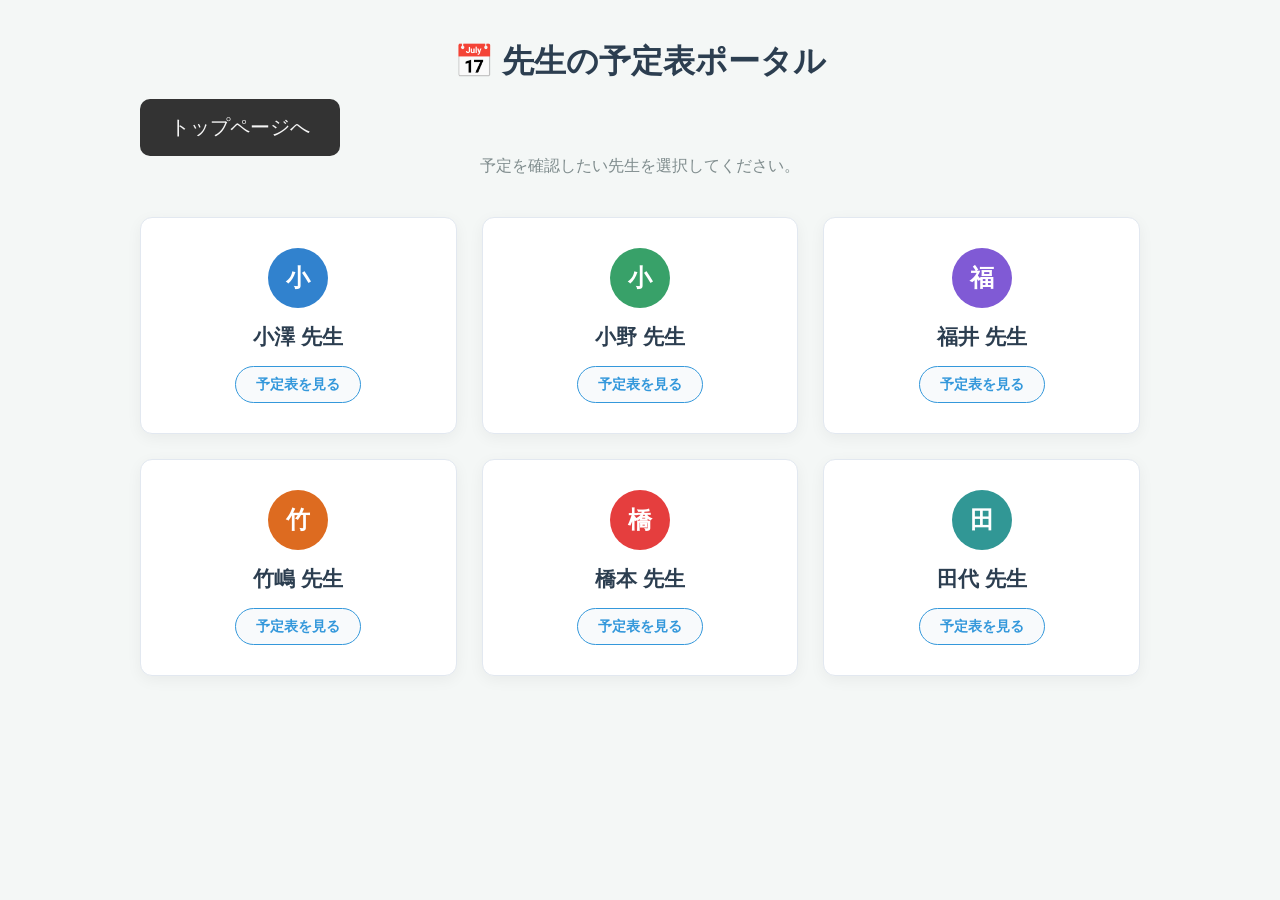
<file: index.html>
<!DOCTYPE html>
<html lang="ja">
<head>
    <meta charset="UTF-8">
    <meta name="viewport" content="width=device-width, initial-scale=1.0">
    <title>先生の予定表 ポータルサイト</title>
    <link rel="stylesheet" href="style.css"></link>
</head>
<style>
        /* 全体の基本設定 */
        * {
            margin: 0;
            padding: 0;
            box-sizing: border-box;
            font-family: 'Helvetica Neue', Arial, 'Hiragino Kaku Gothic ProN', 'Segoe UI', sans-serif;
        }
        body {
            background-color: #f4f7f6;
            color: #333333;
            padding: 40px 20px;
        }
        .container {
            max-width: 1000px;
            margin: 0 auto;
        }
        h1 {
            text-align: center;
            margin-bottom: 15px;
            color: #2c3e50;
            font-size: 2rem;
        }
        .lead-text {
            text-align: center;
            color: #7f8c8d;
            margin-bottom: 40px;
            font-size: 1rem;
        }

        /* 6人分のグリッドレイアウト */
        .portal-grid {
            display: grid;
            grid-template-columns: repeat(auto-fit, minmax(280px, 1fr));
            gap: 25px;
        }

        /* 先生のカードデザイン */
        .teacher-link-card {
            background: #ffffff;
            border-radius: 12px;
            box-shadow: 0 4px 15px rgba(0,0,0,0.05);
            padding: 30px 20px;
            text-align: center;
            text-decoration: none; /* 枠全体をリンクにする */
            display: flex;
            flex-direction: column;
            align-items: center;
            justify-content: center;
            transition: all 0.3s ease;
            border: 1px solid #e2e8f0;
        }
        
        /* マウスを乗せたときの動き */
        .teacher-link-card:hover {
            transform: translateY(-5px);
            box-shadow: 0 10px 25px rgba(0,0,0,0.1);
            border-color: #3498db;
        }

        /* イニシャルアイコン */
        .avatar {
            width: 60px;
            height: 60px;
            border-radius: 50%;
            display: flex;
            align-items: center;
            justify-content: center;
            font-size: 1.5rem;
            font-weight: bold;
            color: #ffffff;
            margin-bottom: 15px;
        }

        /* 先生の名前 */
        .name {
            font-size: 1.3rem;
            font-weight: bold;
            color: #2c3e50;
            margin-bottom: 15px;
        }

        /* ボタン風の案内テキスト */
        .go-btn {
            display: inline-block;
            background: #f8fafc;
            color: #3498db;
            border: 1px solid #3498db;
            padding: 8px 20px;
            border-radius: 20px;
            font-size: 0.9rem;
            font-weight: bold;
            transition: all 0.2s ease;
        }
        .teacher-link-card:hover .go-btn {
            background: #3498db;
            color: #ffffff;
        }

        /* 6人のテーマカラー（アイコンの背景色） */
        .ozawa .avatar     { background-color: #3182ce; } /* 青 */
        .ono .avatar       { background-color: #38a169; } /* 緑 */
        .fukui .avatar     { background-color: #805ad5; } /* 紫 */
        .takeshima .avatar { background-color: #dd6b20; } /* オレンジ */
        .hashimoto .avatar { background-color: #e53e3e; } /* 赤 */
        .tashiro .avatar   { background-color: #319795; } /* ターコイズ */
    </style>
<body>

    <div class="container">
        <h1>📅 先生の予定表ポータル</h1>
         <a href="TOP.html" class="btn">トップページへ</a>
        <p class="lead-text">予定を確認したい先生を選択してください。</p>

        <div class="portal-grid">

            <a href="http://127.0.0.1:5500/ozawa.html" class="teacher-link-card ozawa">
                <div class="avatar">小</div>
                <div class="name">小澤 先生</div>
                <div class="go-btn">予定表を見る</div>
            </a>

            <a href="http://127.0.0.1:5500/ono.html" class="teacher-link-card ono">
                <div class="avatar">小</div>
                <div class="name">小野 先生</div>
                <div class="go-btn">予定表を見る</div>
            </a>

            <a href="http://127.0.0.1:5500/huku.html" class="teacher-link-card fukui">
                <div class="avatar">福</div>
                <div class="name">福井 先生</div>
                <div class="go-btn">予定表を見る</div>
            </a>

            <a href="http://127.0.0.1:5500/take.html" class="teacher-link-card takeshima">
                <div class="avatar">竹</div>
                <div class="name">竹嶋 先生</div>
                <div class="go-btn">予定表を見る</div>
            </a>

            <a href="http://127.0.0.1:5500/hashi.html" class="teacher-link-card hashimoto">
                <div class="avatar">橋</div>
                <div class="name">橋本 先生</div>
                <div class="go-btn">予定表を見る</div>
            </a>

            <a href="http://127.0.0.1:5500/tashi.html" class="teacher-link-card tashiro">
                <div class="avatar">田</div>
                <div class="name">田代 先生</div>
                <div class="go-btn">予定表を見る</div>
            </a>

        </div>
    </div>

</body>
</html>
</file>
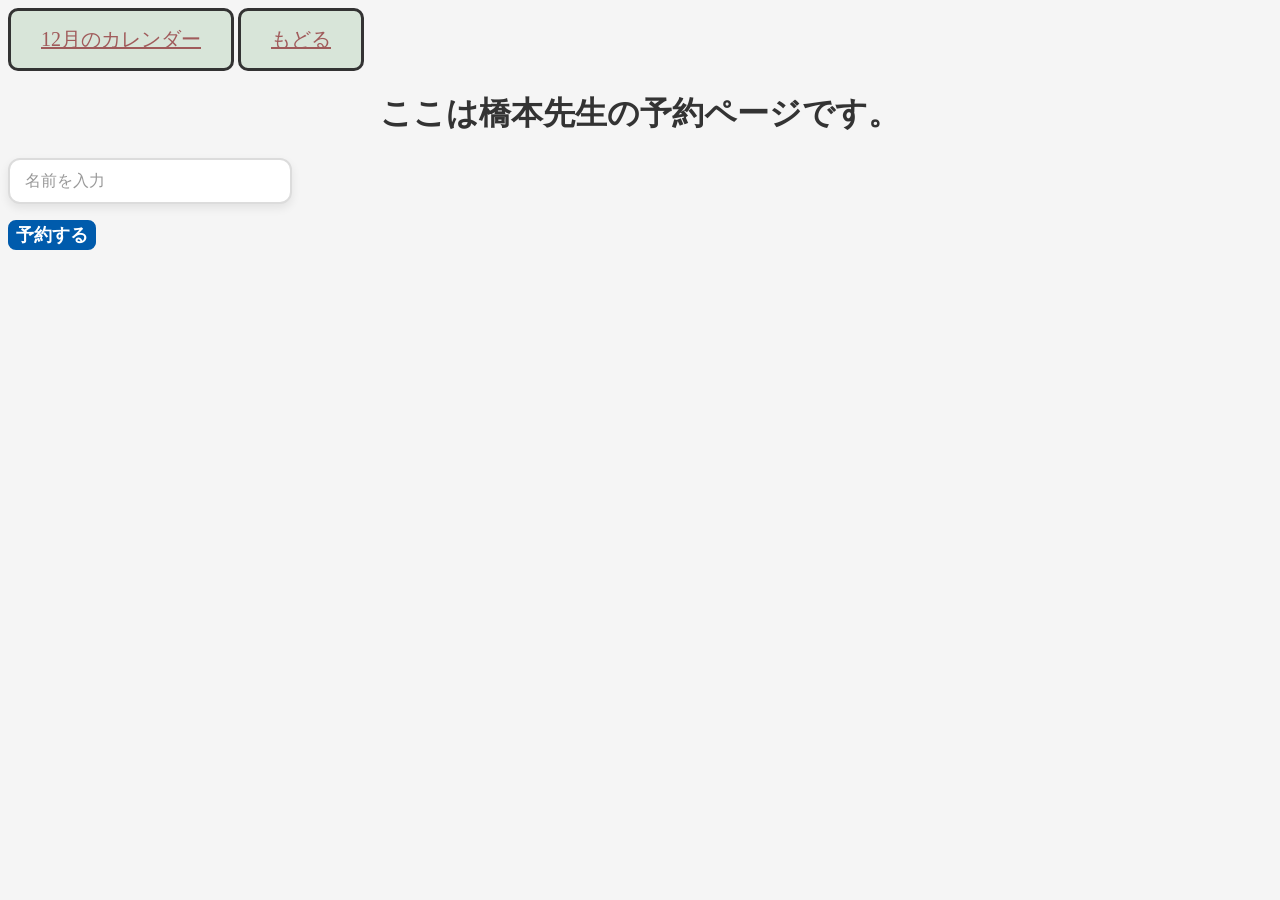
<file: bookhashi.html>
<!DOCTYPE html>
<html lang="ja">
<head>
    <meta charset="UTF-8">
    <meta name="viewport" content="width=device, initial-scale=1.0">
    <title>橋本先生の予約へ</title>
    <link rel="stylesheet" href="style.css"></link>
</html>

<body>
    <a id="calendarBtn" href="karenda.html" class="btnU">
        読み込み中
    </a>
    <a href="TOP.html" class="btnU">もどる</a>

    <h1>ここは橋本先生の予約ページです。</h1>
    <input type="text" id="nameInput" placeholder="名前を入力"></input>
    <p id="result"></p>
    <button id="addBtn" class="btnA">
        予約する
    </button> 

    <div id="teacherList"></div>
    <script src="script.js"></script>
</body>
</file>
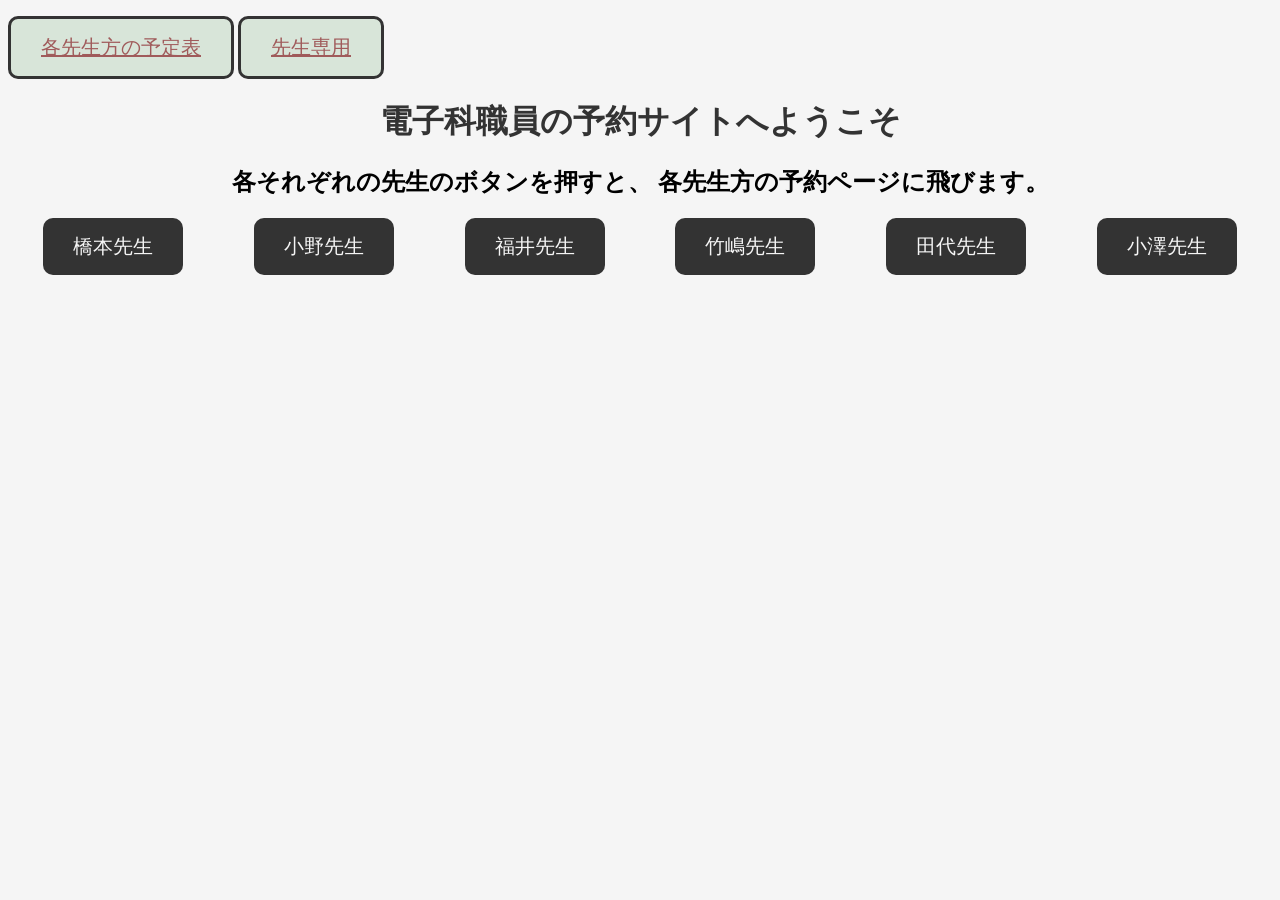
<file: TOP.html>
<!DOCTYPE html>
<html lang="ja">
<head>
    <meta charset="UTF-8">
    <meta name="viewport" content="width=device-width, initial-scale=1.0">
    <title>電子科職員予約サイト(仮称)</title>
    <link rel="stylesheet" href="style.css">
</head>

<body>
    <p id="current-month"></p>
    <a href="index.html" class="btnU">
        各先生方の予定表
    </a>



    <a href="SENSEI.html" class="btnU">
    先生専用
    </a>

    <h1>電子科職員の予約サイトへようこそ</h1>

    <h2 class="mojic">
        各それぞれの先生のボタンを押すと、
        各先生方の予約ページに飛びます。
    </h2>
    <div class="parent">
    <a href="bookhashi.html" class="btn">橋本先生</a>
    <a href="ono.html" class="btn">小野先生</a>
    <a href="hukui.html" class="btn">福井先生</a>
    <a href="takesima.html" class="btn">竹嶋先生</a>
    <a href="tasiro.html" class="btn">田代先生</a>
    <a href="ozawa.html" class="btn">小澤先生</a>
    </div>
    <script src="script.js"></script>
</body>
</html>
</file>
<file: style.css>
body{
    background-color: #f5f5f5;

}

p{
    font-family: sans-serif;
}

.btn{
    display: inline-block;
    margin:0 auto; 

    padding: 15px 30px;
    font-size: 20px;

    color: #f5f5f5;
    background-color: #333;

    border-radius: 10px;

    cursor: pointer;

    transition: 0.5s;

    text-decoration: none;
}

.btnU{
    display: inline-block;

    padding: 15px 30px ;
    font-size: 20px;

    color: #a05b5b;
    background-color: rgba(36, 128, 43, 0.133);
    
    border-radius: 10px;

    border: 3px solid #333
}

.btn-area{
    display:flex;
    flex-wrap:wrap;
    gap:20px;
    align-items:center;
}

.btn:hover{
    background: rgb(210,57,105);
    transform: scale(1.1);
}

h1{
    color: #333;
}

.moji{
    display: flex;
    border-radius: 12px;
    transition: 0.5s;
    justify-content: center;
}

.teacher{
    display: inline-block;
    padding: 15px 30px;
    margin: 10px;
    background-color: #333;
    color: white;
    border-radius: 10px;
}

input{
    width: 250px;
    padding: 12px 15px;
    font-size: 16px;

    border: 2px solid#dcdcdc;
    border-radius: 12px;

    outline: none;
    background-color: #ffffff;

    transition: all 0.3s ease;
    box-shadow: 0 4px 10px rgba(0, 0, 0, 0.08);

}

input::placeholder{
    color: #999;

}

input::focus{
    border-color: #4f46e5;
    box-shadow: 0 0 0 4px rgba(79, 70, 229, 0.2);
    transform: translateY(-2px);
}


.btnA{
    background-color: #005BAC;
    color: #ffffff;
    font-size: 18px;
    font-weight: bold;
    padding: 14px  18 px;
    border : 2px solid #005bAC;
    border-radius : 8px;
    cursor: pointer;
    transition: background-color 0.2s ease,
                transform 0.2s ease;
    display: flex;

}

.btnA:hover{
    background-color: #004080;
    transform: translateY(-2px);
}

.btnA:active{
    transform: translateY(0);
}

.btnA:focus-visible{
    outline: 4px solid #FFD54F;
    outline-offset: 3px;
}

h1{
    text-align: center;
}

h2{
    text-align: center;
}

.mojic{
    text-align: center;
}

.parent{
    display: flex;
    justify-content: center;
}
</file>
